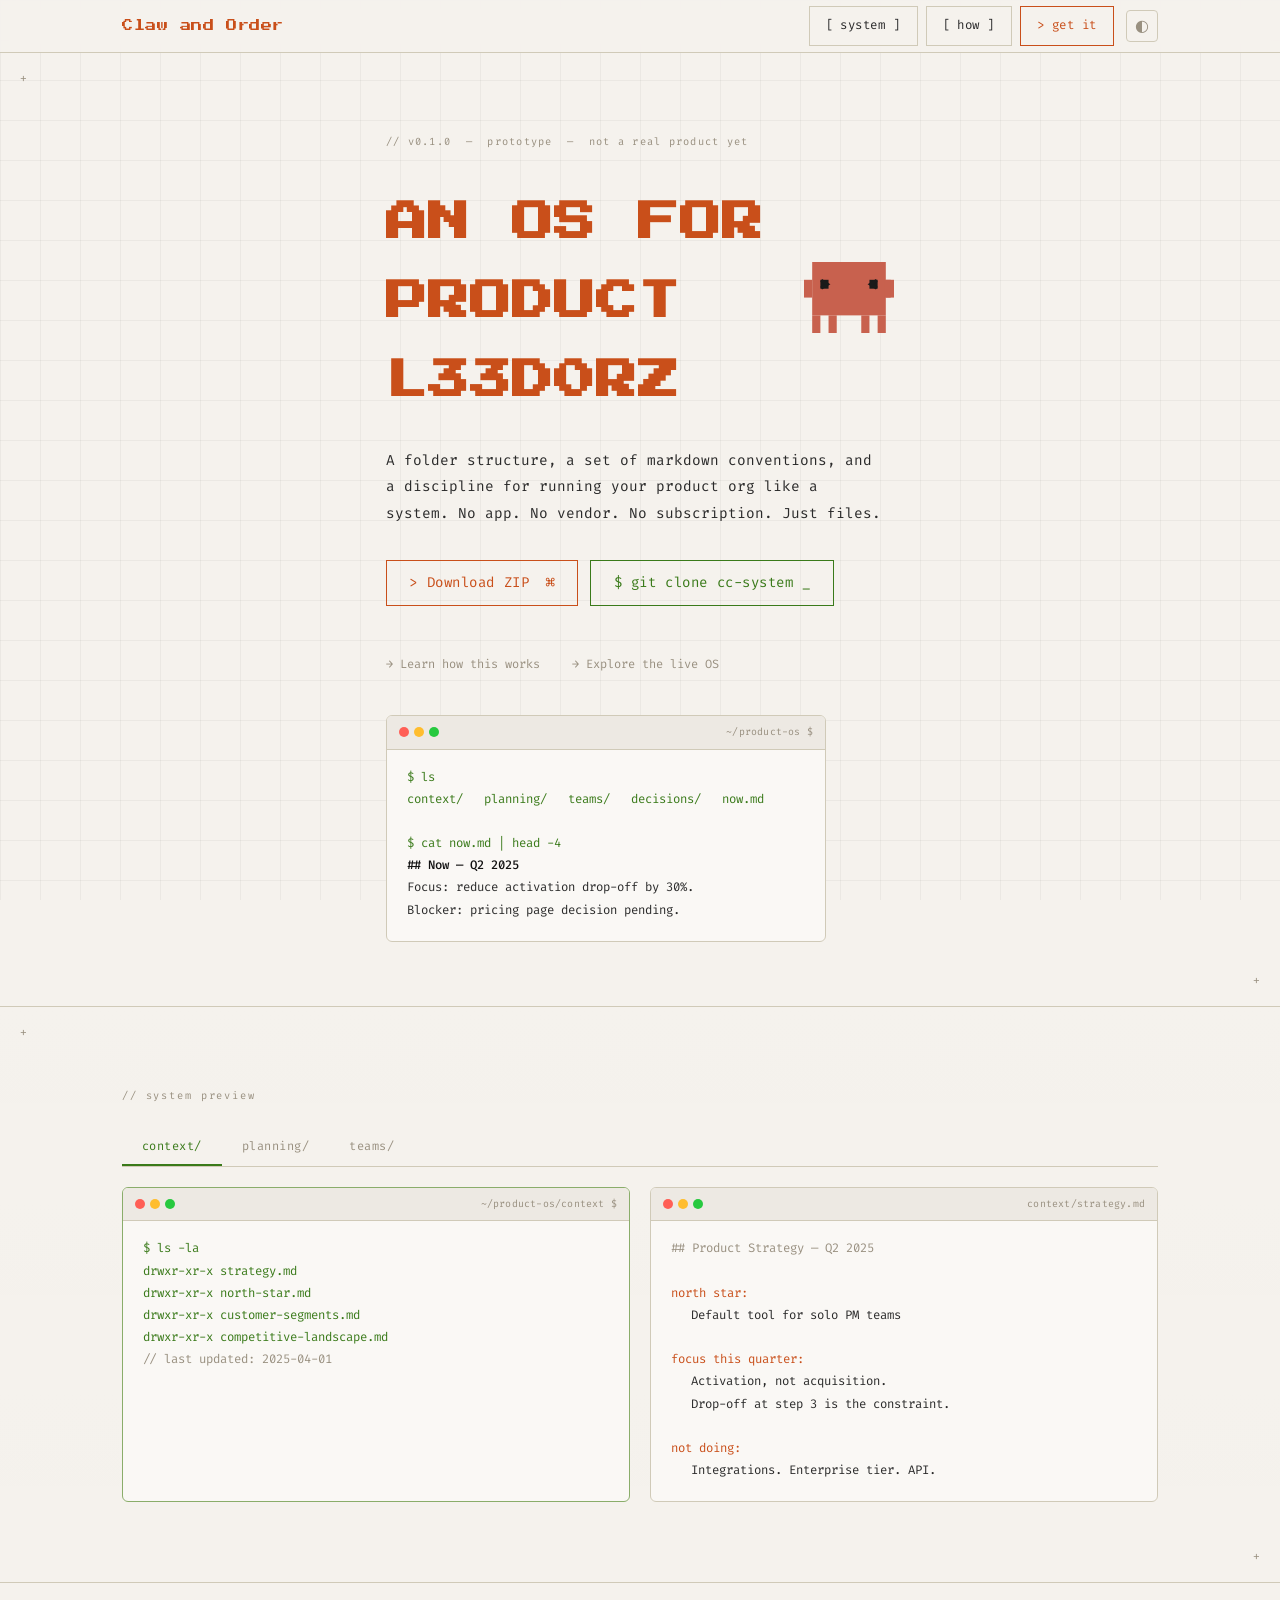
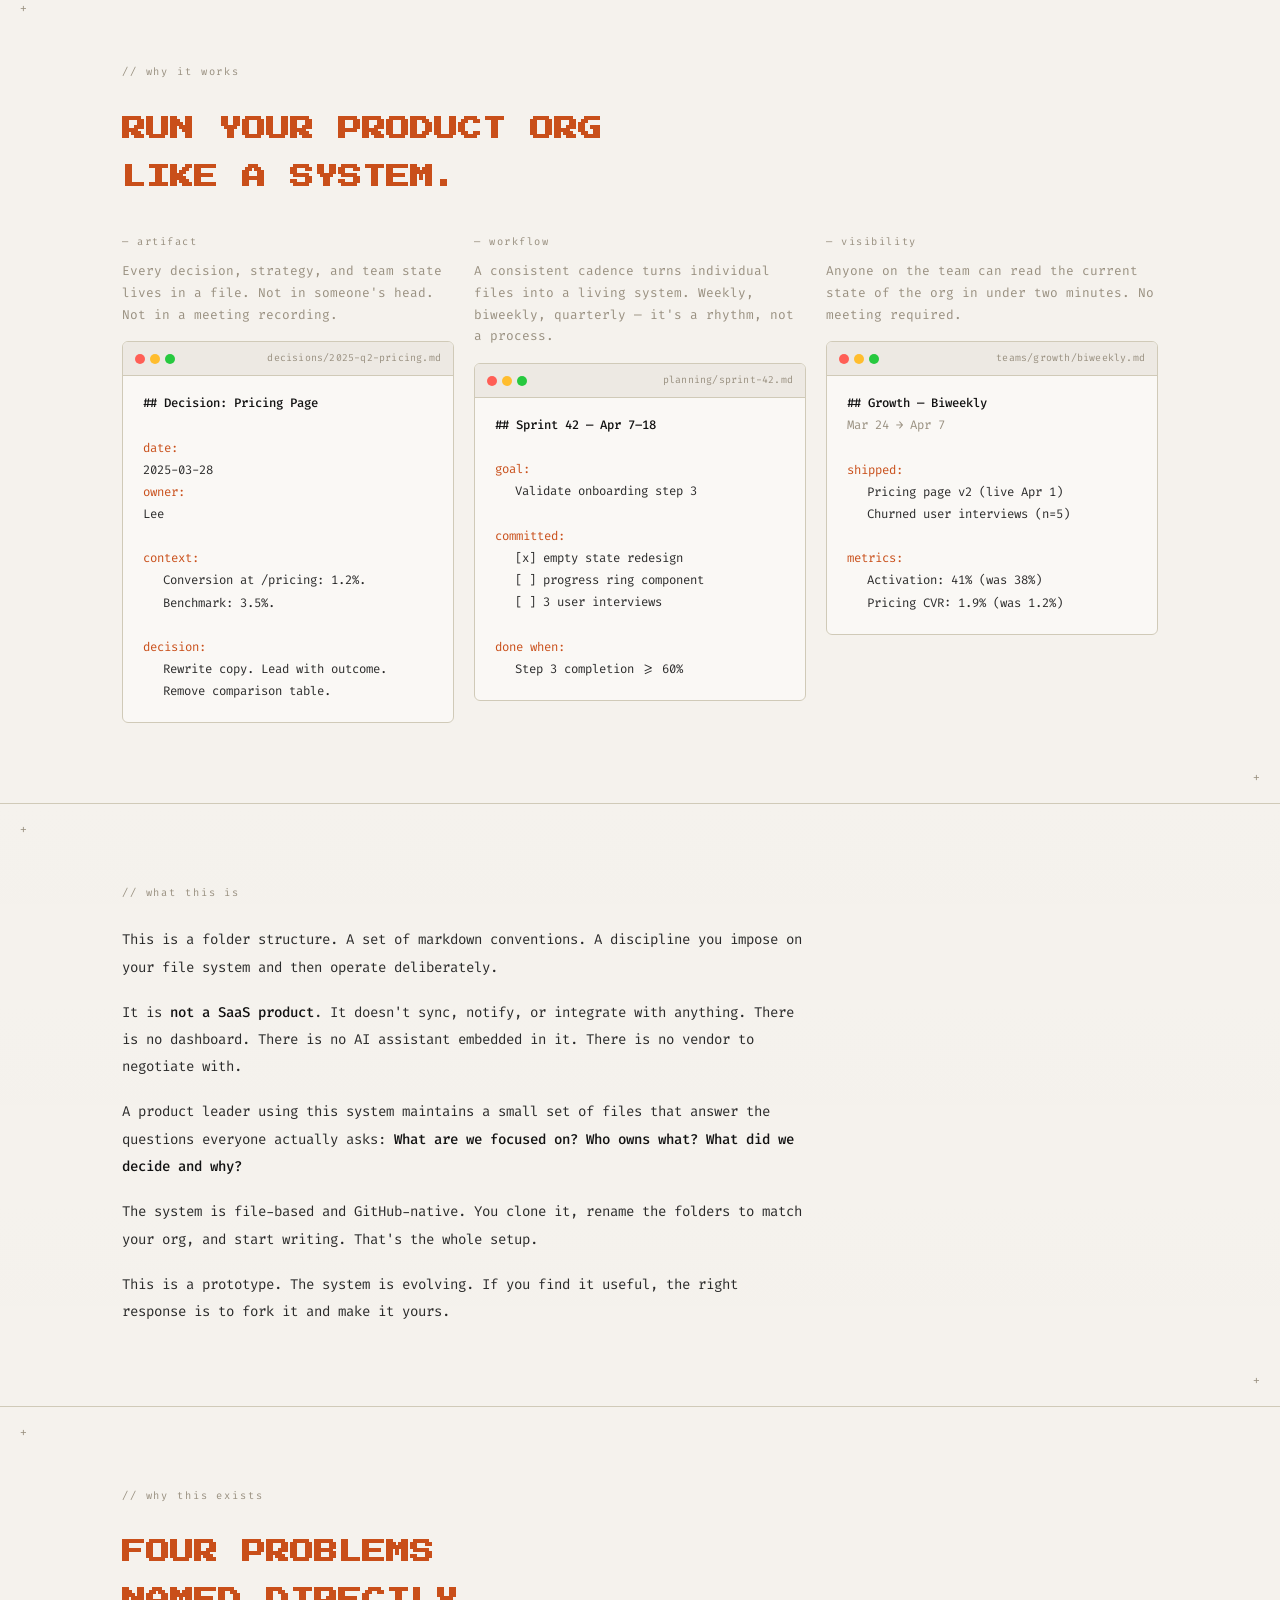
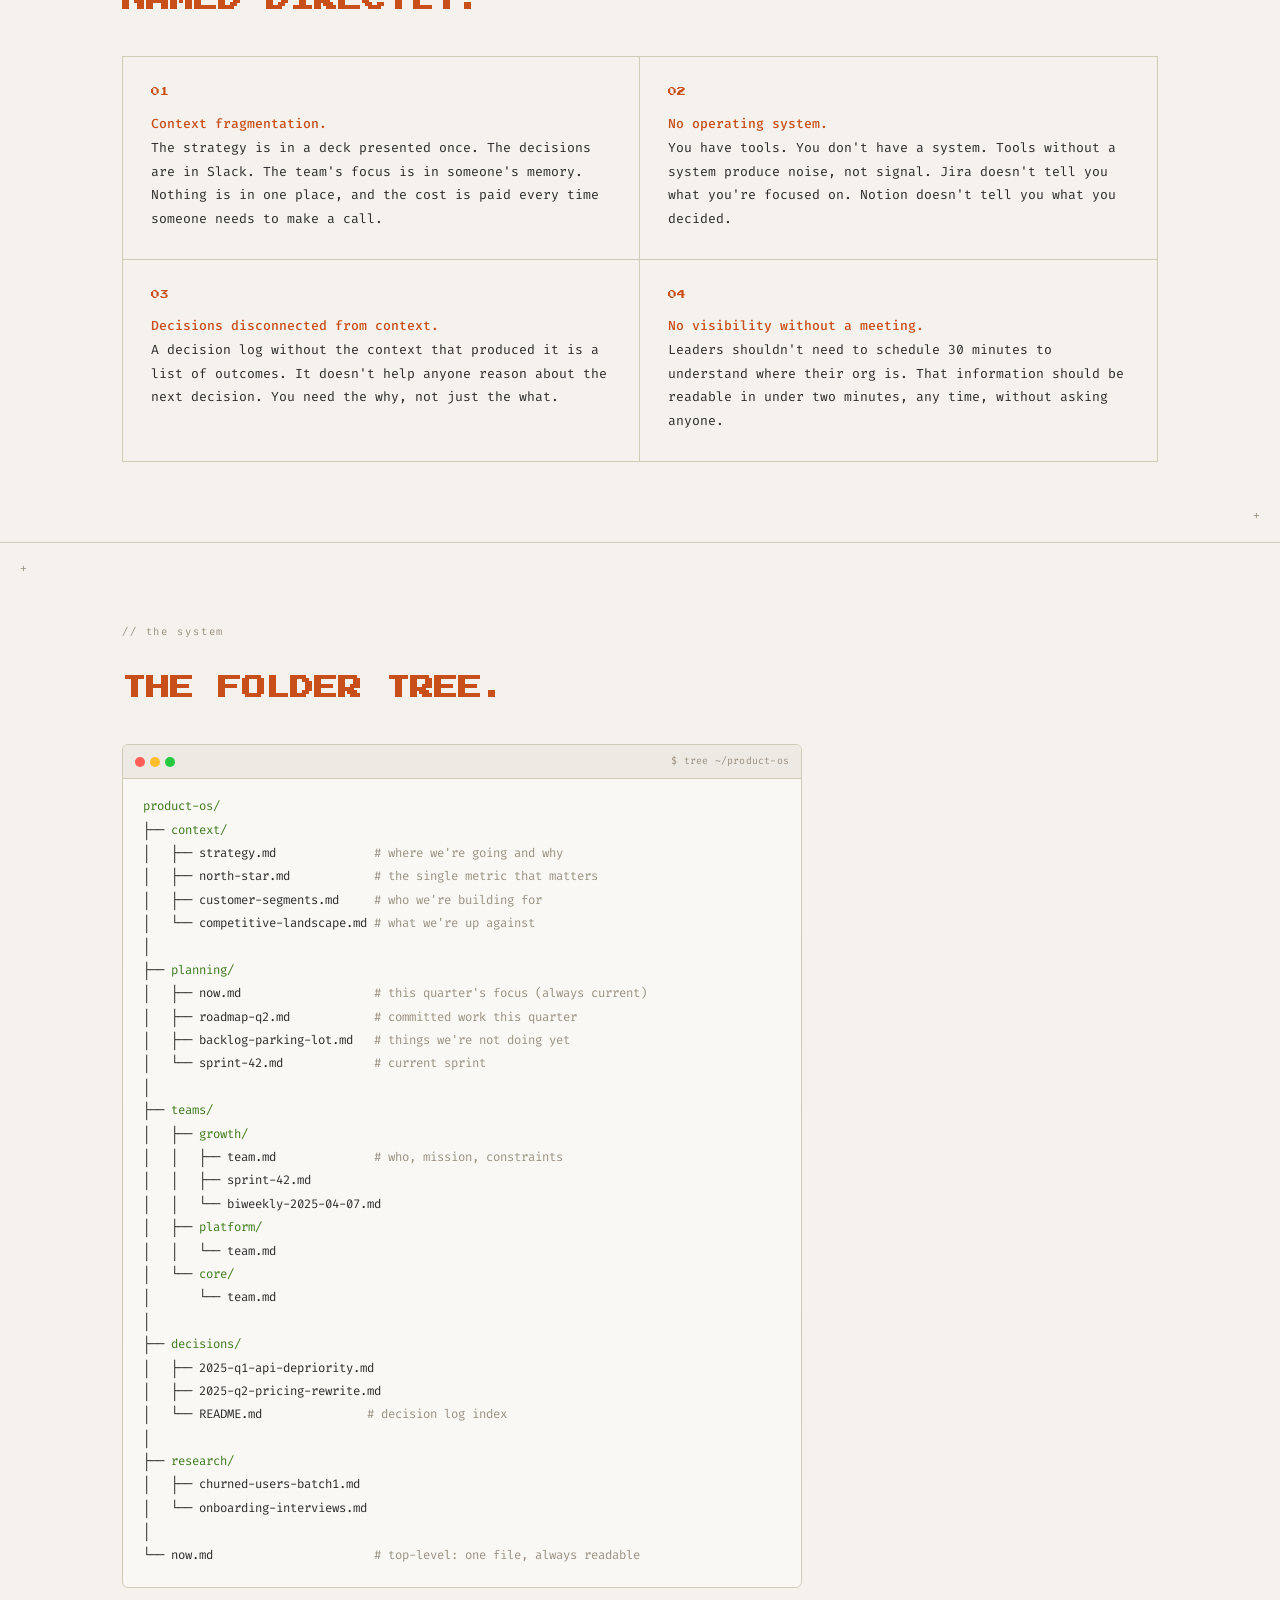
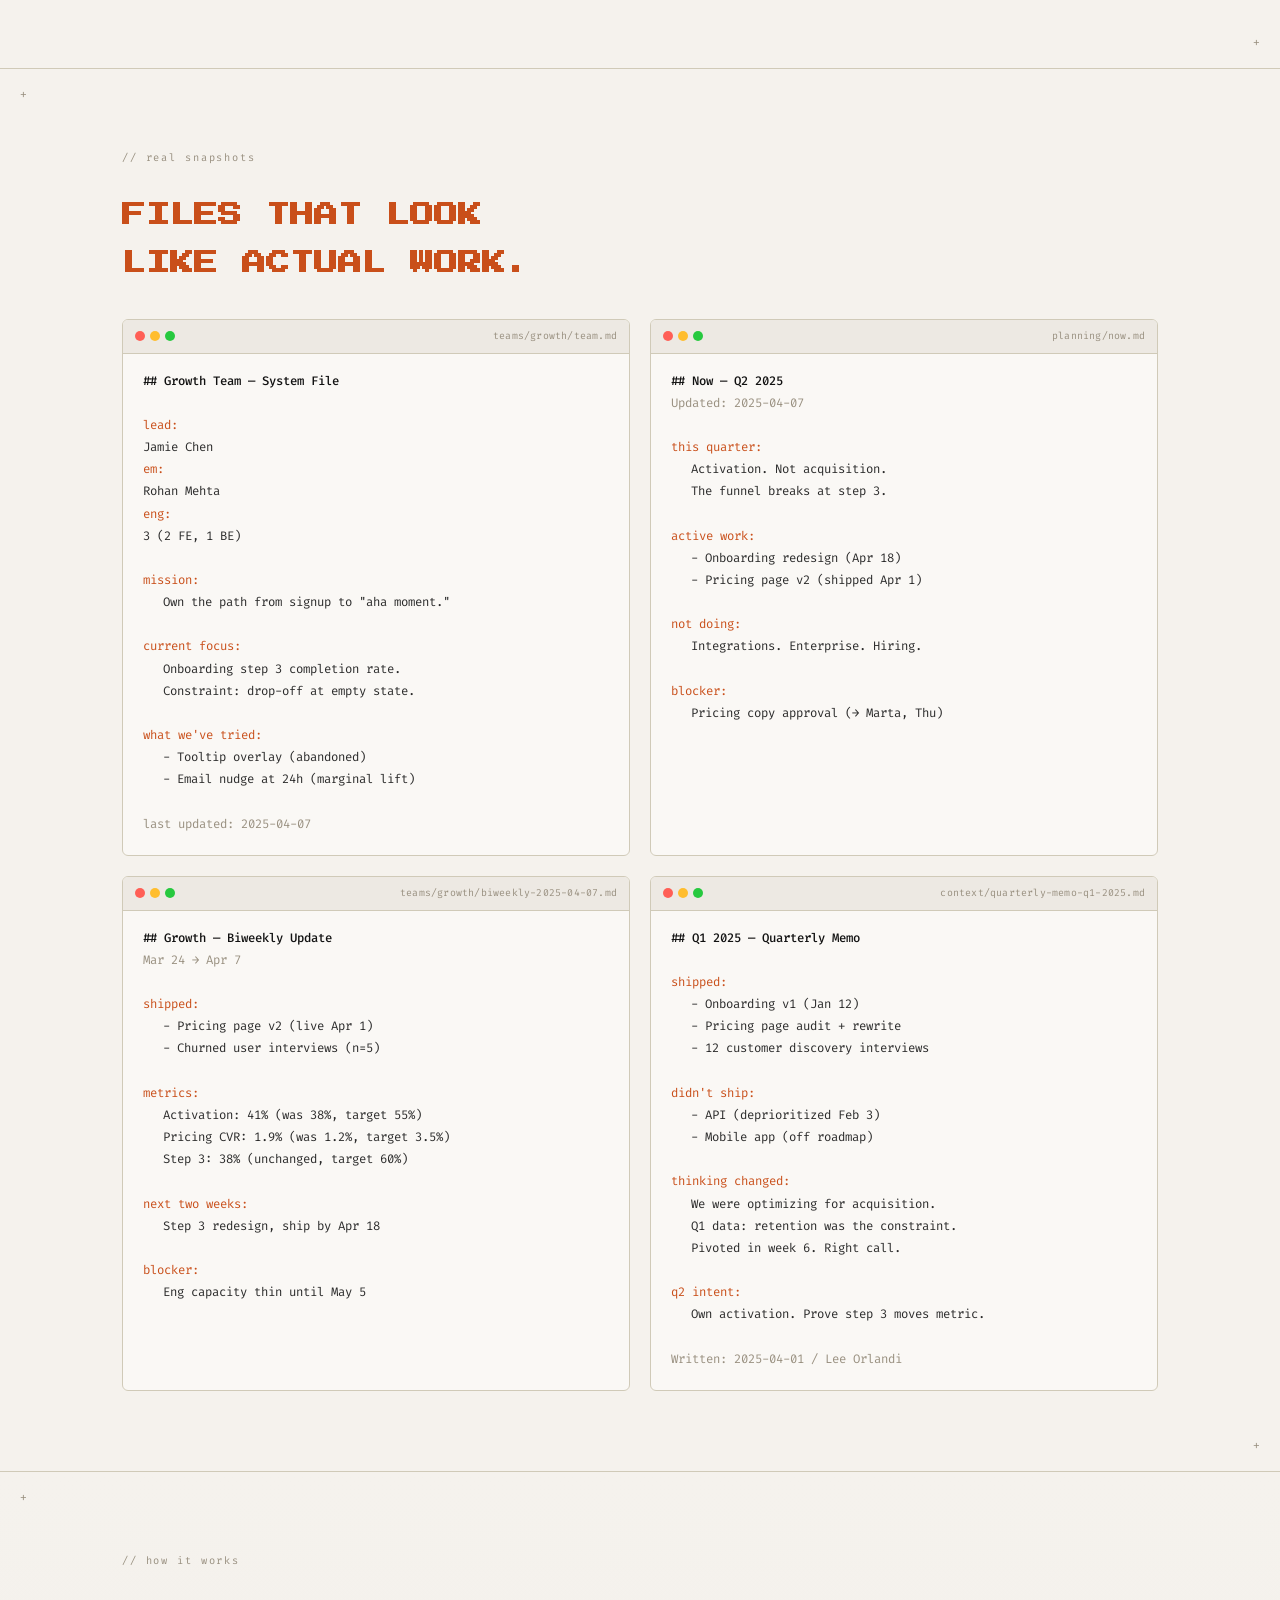
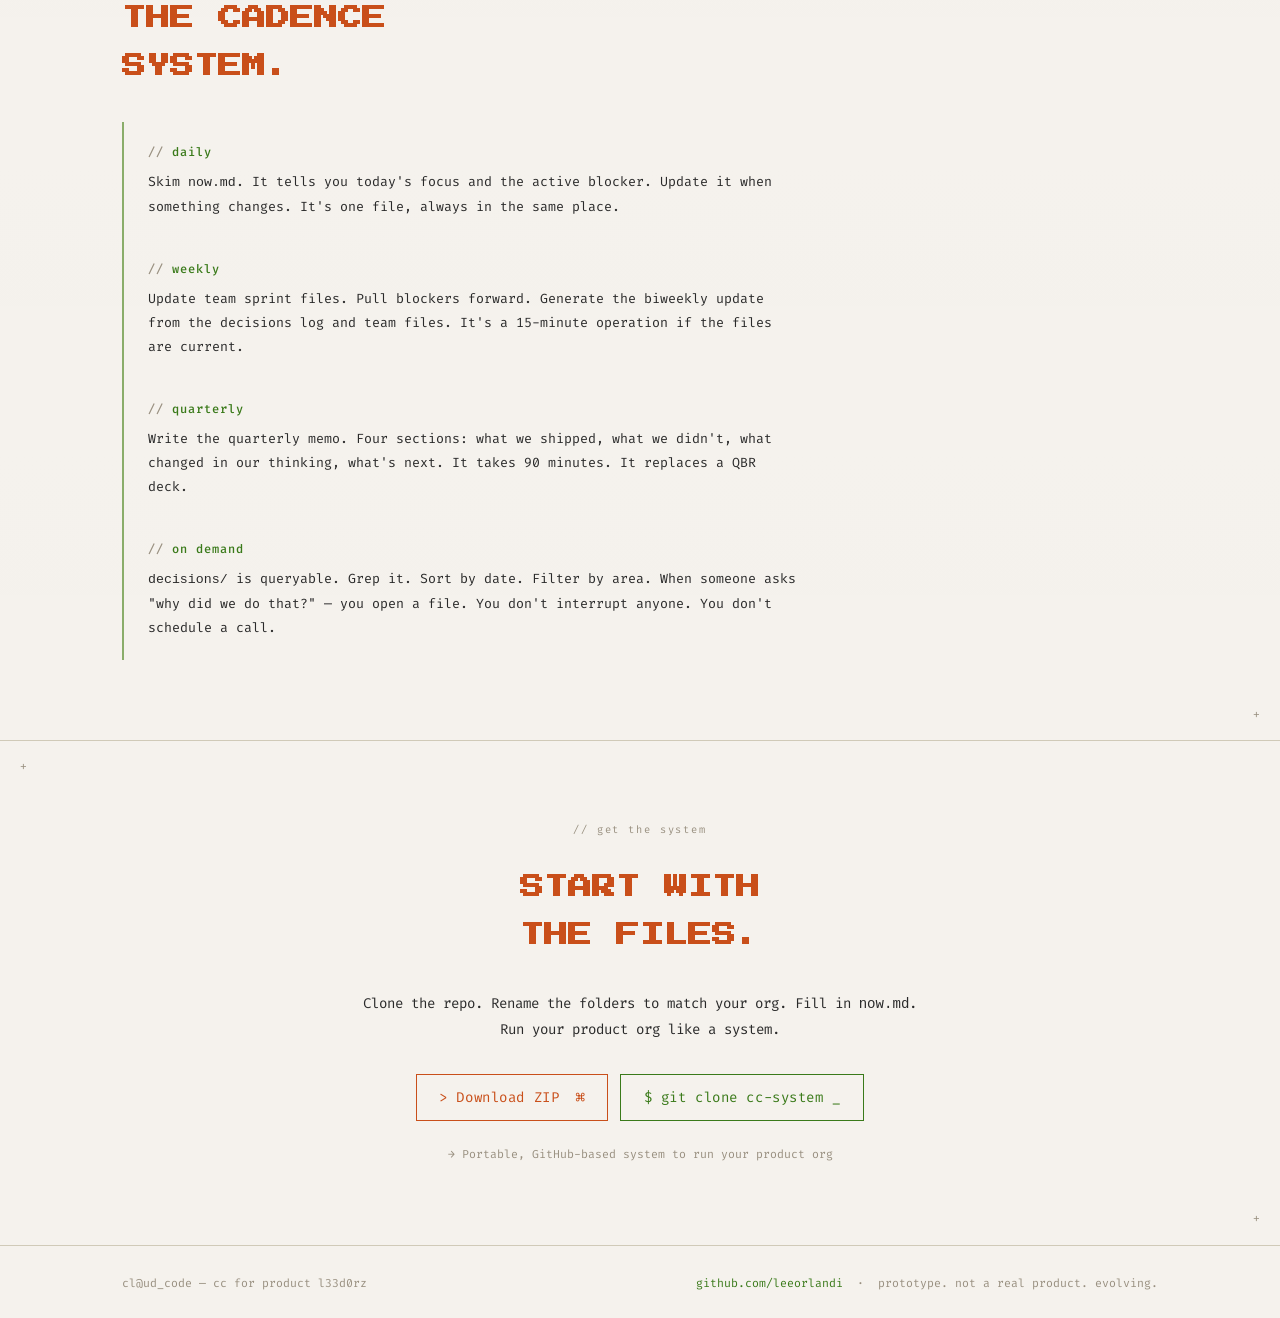
<file: site/index.html>
<!DOCTYPE html>
<html lang="en">
<head>
  <meta charset="UTF-8" />
  <meta name="viewport" content="width=device-width, initial-scale=1.0" />
  <title>CC — Claude Code for Product L33d0rz</title>
  <link rel="preconnect" href="https://fonts.googleapis.com" />
  <link rel="preconnect" href="https://fonts.gstatic.com" crossorigin />
  <link href="https://fonts.googleapis.com/css2?family=Press+Start+2P&family=Fira+Code:wght@400;500&display=swap" rel="stylesheet" />
  <link rel="stylesheet" href="styles.css" />
</head>
<body>

  <!-- ════════════════════════════════════════════════
       NAV
  ════════════════════════════════════════════════ -->
  <nav class="nav">
    <div class="container nav__inner">
      <span class="nav__logo">Claw and Order</span>
      <div class="nav__links">
        <a href="#system" class="btn">[ system ]</a>
        <a href="#how" class="btn">[ how ]</a>
        <a href="#cta" class="btn btn--primary">&gt; get it</a>
        <button class="theme-icon-btn" id="theme-icon-btn" aria-label="Theme" title="Theme">
          <span class="theme-icon-btn__icon" id="theme-nav-icon"></span>
        </button>
      </div>
    </div>
  </nav>

  <!-- ════════════════════════════════════════════════
       HERO
  ════════════════════════════════════════════════ -->
  <section class="section hero" id="hero">
    <div class="container">
      <p class="hero__eyebrow">// v0.1.0 &nbsp;—&nbsp; prototype &nbsp;—&nbsp; not a real product yet</p>
      <div class="hero__title-row">
        <h1 class="hero__title">
          AN OS FOR<br>
          PRODUCT<br>
          L33D0RZ
        </h1>

        <!-- ── Mascot ── -->
        <!-- 11col×8row pixel grid. col=10, row=10.875, viewBox=110×87 -->
        <div class="mascot" aria-hidden="true">
          <svg class="mascot__svg" viewBox="0 0 110 87" xmlns="http://www.w3.org/2000/svg">
            <!-- Body rows 0-5: single block eliminates seam lines -->
            <rect x="10" y="0" width="90" height="65.25" fill="#c8614e"/>
            <!-- Rows 2-3: left arm (col 0) -->
            <rect x="0" y="21.75" width="10" height="21.75" fill="#c8614e"/>
            <!-- Rows 2-3: right arm (col 10, waves) -->
            <g class="mascot__arm">
              <rect x="100" y="21.75" width="10" height="21.75" fill="#c8614e"/>
            </g>
            <!-- Static shoulder: covers gap at arm-body junction during wave -->
            <rect x="98" y="21.75" width="8" height="21.75" fill="#c8614e"/>
            <!-- Rows 6-7: 4 legs at cols 1,3,7,9 -->
            <rect x="10" y="65.25" width="10" height="21.75" fill="#c8614e"/>
            <rect x="30" y="65.25" width="10" height="21.75" fill="#c8614e"/>
            <rect x="70" y="65.25" width="10" height="21.75" fill="#c8614e"/>
            <rect x="90" y="65.25" width="10" height="21.75" fill="#c8614e"/>
            <!-- Eyes open: col 2 and col 8, row 2 only (top half of mid section) -->
            <g class="mascot__eyes-open">
              <rect x="20" y="21.75" width="10" height="10.88" fill="#1a1a1a"/>
              <rect x="80" y="21.75" width="10" height="10.88" fill="#1a1a1a"/>
            </g>
            <!-- Eyes squint (> <): thick hollow chevrons, same box as open eyes -->
            <g class="mascot__eyes-squint">
              <polyline points="21,22.5 28.5,27.19 21,31.9" fill="none" stroke="#1a1a1a" stroke-width="4" stroke-linejoin="miter" stroke-linecap="butt"/>
              <polyline points="89,22.5 81.5,27.19 89,31.9" fill="none" stroke="#1a1a1a" stroke-width="4" stroke-linejoin="miter" stroke-linecap="butt"/>
            </g>
          </svg>
        </div>
      </div>
      <p class="hero__subtitle">
        A folder structure, a set of markdown conventions, and a discipline
        for running your product org like a system.
        No app. No vendor. No subscription. Just files.
      </p>
      <div class="hero__ctas">
        <a href="#" class="btn btn--primary btn--lg">&gt; Download ZIP &nbsp;⌘</a>
        <a href="#" class="btn btn--secondary btn--lg">$ git clone cc-system _</a>
      </div>
      <div class="hero__secondary-links">
        <a href="#system">Learn how this works</a>
        <a href="#snapshots">Explore the live OS</a>
      </div>

      <div class="terminal hero__terminal" style="margin-top:2.5rem">
        <div class="terminal__titlebar">
          <span class="terminal__dots">
            <span class="dot-red"></span>
            <span class="dot-yellow"></span>
            <span class="dot-green"></span>
          </span>
          <span class="terminal__label">~/product-os $</span>
        </div>
        <div class="terminal__body">
          <span class="t-line t-prompt">ls</span>
          <span class="t-line t-green">context/&nbsp;&nbsp; planning/&nbsp;&nbsp; teams/&nbsp;&nbsp; decisions/&nbsp;&nbsp; now.md</span>
          <span class="t-line">&nbsp;</span>
          <span class="t-line t-prompt">cat now.md | head -4</span>
          <span class="t-line t-bright">## Now — Q2 2025</span>
          <span class="t-line">Focus: reduce activation drop-off by 30%.</span>
          <span class="t-line">Blocker: pricing page decision pending.</span>
        </div>
      </div>
    </div>
  </section>

  <!-- ════════════════════════════════════════════════
       SYSTEM PREVIEW (Tab Switcher)
  ════════════════════════════════════════════════ -->
  <section class="section section--alt" id="system-preview">
    <div class="container">
      <p class="section-label">// system preview</p>

      <div class="tabs" role="tablist">
        <button class="tab active" data-tab="context" role="tab">context/</button>
        <button class="tab" data-tab="planning" role="tab">planning/</button>
        <button class="tab" data-tab="teams" role="tab">teams/</button>
      </div>

      <div class="tab-panels">
        <div class="terminal terminal--green">
          <div class="terminal__titlebar">
            <span class="terminal__dots">
              <span class="dot-red"></span>
              <span class="dot-yellow"></span>
              <span class="dot-green"></span>
            </span>
            <span class="terminal__label" id="tab-path">~/product-os/context $</span>
          </div>
          <div class="terminal__body" id="tab-ls">
            <!-- populated by main.js -->
          </div>
        </div>

        <div class="terminal">
          <div class="terminal__titlebar">
            <span class="terminal__dots">
              <span class="dot-red"></span>
              <span class="dot-yellow"></span>
              <span class="dot-green"></span>
            </span>
            <span class="terminal__label" id="tab-file-label">context/strategy.md</span>
          </div>
          <div class="terminal__body" id="tab-file">
            <!-- populated by main.js -->
          </div>
        </div>
      </div>
    </div>
  </section>

  <!-- ════════════════════════════════════════════════
       RUN LIKE A SYSTEM
  ════════════════════════════════════════════════ -->
  <section class="section" id="pillars">
    <div class="container">
      <p class="section-label">// why it works</p>
      <h2 class="section__heading">RUN YOUR PRODUCT ORG<br>LIKE A SYSTEM.</h2>

      <div class="grid-3">

        <!-- artifact -->
        <div>
          <p class="pillar-label">— artifact</p>
          <p class="pillar-desc">
            Every decision, strategy, and team state lives in a file.
            Not in someone's head. Not in a meeting recording.
          </p>
          <div class="terminal">
            <div class="terminal__titlebar">
              <span class="terminal__dots">
                <span class="dot-red"></span><span class="dot-yellow"></span><span class="dot-green"></span>
              </span>
              <span class="terminal__label">decisions/2025-q2-pricing.md</span>
            </div>
            <div class="terminal__body">
              <span class="t-line t-bright">## Decision: Pricing Page</span>
              <span class="t-line">&nbsp;</span>
              <span class="t-line t-key">date:</span><span class="t-val"> 2025-03-28</span>
              <span class="t-line t-key">owner:</span><span class="t-val"> Lee</span>
              <span class="t-line">&nbsp;</span>
              <span class="t-line t-key">context:</span>
              <span class="t-line t-val t-indent">Conversion at /pricing: 1.2%.</span>
              <span class="t-line t-val t-indent">Benchmark: 3.5%.</span>
              <span class="t-line">&nbsp;</span>
              <span class="t-line t-key">decision:</span>
              <span class="t-line t-val t-indent">Rewrite copy. Lead with outcome.</span>
              <span class="t-line t-val t-indent">Remove comparison table.</span>
            </div>
          </div>
        </div>

        <!-- workflow -->
        <div>
          <p class="pillar-label">— workflow</p>
          <p class="pillar-desc">
            A consistent cadence turns individual files into a
            living system. Weekly, biweekly, quarterly — it's
            a rhythm, not a process.
          </p>
          <div class="terminal">
            <div class="terminal__titlebar">
              <span class="terminal__dots">
                <span class="dot-red"></span><span class="dot-yellow"></span><span class="dot-green"></span>
              </span>
              <span class="terminal__label">planning/sprint-42.md</span>
            </div>
            <div class="terminal__body">
              <span class="t-line t-bright">## Sprint 42 — Apr 7–18</span>
              <span class="t-line">&nbsp;</span>
              <span class="t-line t-key">goal:</span>
              <span class="t-line t-val t-indent">Validate onboarding step 3</span>
              <span class="t-line">&nbsp;</span>
              <span class="t-line t-key">committed:</span>
              <span class="t-line t-val t-indent">[x] empty state redesign</span>
              <span class="t-line t-val t-indent">[ ] progress ring component</span>
              <span class="t-line t-val t-indent">[ ] 3 user interviews</span>
              <span class="t-line">&nbsp;</span>
              <span class="t-line t-key">done when:</span>
              <span class="t-line t-val t-indent">Step 3 completion &gt;= 60%</span>
            </div>
          </div>
        </div>

        <!-- visibility -->
        <div>
          <p class="pillar-label">— visibility</p>
          <p class="pillar-desc">
            Anyone on the team can read the current state of
            the org in under two minutes. No meeting required.
          </p>
          <div class="terminal">
            <div class="terminal__titlebar">
              <span class="terminal__dots">
                <span class="dot-red"></span><span class="dot-yellow"></span><span class="dot-green"></span>
              </span>
              <span class="terminal__label">teams/growth/biweekly.md</span>
            </div>
            <div class="terminal__body">
              <span class="t-line t-bright">## Growth — Biweekly</span>
              <span class="t-line t-dim">Mar 24 → Apr 7</span>
              <span class="t-line">&nbsp;</span>
              <span class="t-line t-key">shipped:</span>
              <span class="t-line t-val t-indent">Pricing page v2 (live Apr 1)</span>
              <span class="t-line t-val t-indent">Churned user interviews (n=5)</span>
              <span class="t-line">&nbsp;</span>
              <span class="t-line t-key">metrics:</span>
              <span class="t-line t-val t-indent">Activation: 41% (was 38%)</span>
              <span class="t-line t-val t-indent">Pricing CVR: 1.9% (was 1.2%)</span>
            </div>
          </div>
        </div>

      </div>
    </div>
  </section>

  <!-- ════════════════════════════════════════════════
       WHAT THIS IS
  ════════════════════════════════════════════════ -->
  <section class="section section--alt" id="what">
    <div class="container">
      <p class="section-label">// what this is</p>

      <div class="prose">
        <p>This is a folder structure. A set of markdown conventions. A discipline
        you impose on your file system and then operate deliberately.</p>

        <p>It is <strong>not a SaaS product</strong>. It doesn't sync, notify,
        or integrate with anything. There is no dashboard. There is no
        AI assistant embedded in it. There is no vendor to negotiate with.</p>

        <p>A product leader using this system maintains a small set of files that
        answer the questions everyone actually asks: <strong>What are we focused on?
        Who owns what? What did we decide and why?</strong></p>

        <p>The system is file-based and GitHub-native. You clone it, rename the
        folders to match your org, and start writing. That's the whole setup.</p>

        <p>This is a prototype. The system is evolving. If you find it useful,
        the right response is to fork it and make it yours.</p>
      </div>
    </div>
  </section>

  <!-- ════════════════════════════════════════════════
       WHY THIS EXISTS
  ════════════════════════════════════════════════ -->
  <section class="section" id="why">
    <div class="container">
      <p class="section-label">// why this exists</p>
      <h2 class="section__heading">FOUR PROBLEMS<br>NAMED DIRECTLY.</h2>

      <div class="problem-grid">
        <div class="problem-item">
          <p class="problem-num">01</p>
          <p class="problem-text">
            <strong>Context fragmentation.</strong><br>
            The strategy is in a deck presented once. The decisions are in Slack.
            The team's focus is in someone's memory. Nothing is in one place,
            and the cost is paid every time someone needs to make a call.
          </p>
        </div>
        <div class="problem-item">
          <p class="problem-num">02</p>
          <p class="problem-text">
            <strong>No operating system.</strong><br>
            You have tools. You don't have a system. Tools without a system
            produce noise, not signal. Jira doesn't tell you what you're focused
            on. Notion doesn't tell you what you decided.
          </p>
        </div>
        <div class="problem-item">
          <p class="problem-num">03</p>
          <p class="problem-text">
            <strong>Decisions disconnected from context.</strong><br>
            A decision log without the context that produced it is a list of
            outcomes. It doesn't help anyone reason about the next decision.
            You need the why, not just the what.
          </p>
        </div>
        <div class="problem-item">
          <p class="problem-num">04</p>
          <p class="problem-text">
            <strong>No visibility without a meeting.</strong><br>
            Leaders shouldn't need to schedule 30 minutes to understand
            where their org is. That information should be readable in
            under two minutes, any time, without asking anyone.
          </p>
        </div>
      </div>
    </div>
  </section>

  <!-- ════════════════════════════════════════════════
       THE SYSTEM (Folder Tree)
  ════════════════════════════════════════════════ -->
  <section class="section section--alt" id="system">
    <div class="container">
      <p class="section-label">// the system</p>
      <h2 class="section__heading">THE FOLDER TREE.</h2>

      <div class="terminal" style="max-width:680px">
        <div class="terminal__titlebar">
          <span class="terminal__dots">
            <span class="dot-red"></span>
            <span class="dot-yellow"></span>
            <span class="dot-green"></span>
          </span>
          <span class="terminal__label">$ tree ~/product-os</span>
        </div>
        <div class="terminal__body">
          <pre class="tree-body"><span class="tree-dir">product-os/</span>
<span class="tree-file">├── </span><span class="tree-dir">context/</span>
<span class="tree-file">│   ├── strategy.md</span>              <span class="tree-note"># where we're going and why</span>
<span class="tree-file">│   ├── north-star.md</span>            <span class="tree-note"># the single metric that matters</span>
<span class="tree-file">│   ├── customer-segments.md</span>     <span class="tree-note"># who we're building for</span>
<span class="tree-file">│   └── competitive-landscape.md</span> <span class="tree-note"># what we're up against</span>
<span class="tree-file">│</span>
<span class="tree-file">├── </span><span class="tree-dir">planning/</span>
<span class="tree-file">│   ├── now.md</span>                   <span class="tree-note"># this quarter's focus (always current)</span>
<span class="tree-file">│   ├── roadmap-q2.md</span>            <span class="tree-note"># committed work this quarter</span>
<span class="tree-file">│   ├── backlog-parking-lot.md</span>   <span class="tree-note"># things we're not doing yet</span>
<span class="tree-file">│   └── sprint-42.md</span>             <span class="tree-note"># current sprint</span>
<span class="tree-file">│</span>
<span class="tree-file">├── </span><span class="tree-dir">teams/</span>
<span class="tree-file">│   ├── </span><span class="tree-dir">growth/</span>
<span class="tree-file">│   │   ├── team.md</span>              <span class="tree-note"># who, mission, constraints</span>
<span class="tree-file">│   │   ├── sprint-42.md</span>
<span class="tree-file">│   │   └── biweekly-2025-04-07.md</span>
<span class="tree-file">│   ├── </span><span class="tree-dir">platform/</span>
<span class="tree-file">│   │   └── team.md</span>
<span class="tree-file">│   └── </span><span class="tree-dir">core/</span>
<span class="tree-file">│       └── team.md</span>
<span class="tree-file">│</span>
<span class="tree-file">├── </span><span class="tree-dir">decisions/</span>
<span class="tree-file">│   ├── 2025-q1-api-depriority.md</span>
<span class="tree-file">│   ├── 2025-q2-pricing-rewrite.md</span>
<span class="tree-file">│   └── README.md</span>               <span class="tree-note"># decision log index</span>
<span class="tree-file">│</span>
<span class="tree-file">├── </span><span class="tree-dir">research/</span>
<span class="tree-file">│   ├── churned-users-batch1.md</span>
<span class="tree-file">│   └── onboarding-interviews.md</span>
<span class="tree-file">│</span>
<span class="tree-file">└── now.md</span>                       <span class="tree-note"># top-level: one file, always readable</span></pre>
        </div>
      </div>
    </div>
  </section>

  <!-- ════════════════════════════════════════════════
       REAL SNAPSHOTS
  ════════════════════════════════════════════════ -->
  <section class="section" id="snapshots">
    <div class="container">
      <p class="section-label">// real snapshots</p>
      <h2 class="section__heading">FILES THAT LOOK<br>LIKE ACTUAL WORK.</h2>

      <div class="snapshot-grid">

        <!-- team.md -->
        <div class="terminal">
          <div class="terminal__titlebar">
            <span class="terminal__dots">
              <span class="dot-red"></span><span class="dot-yellow"></span><span class="dot-green"></span>
            </span>
            <span class="terminal__label">teams/growth/team.md</span>
          </div>
          <div class="terminal__body">
            <span class="t-line t-bright">## Growth Team — System File</span>
            <span class="t-line">&nbsp;</span>
            <span class="t-line t-key">lead:</span><span class="t-val"> Jamie Chen</span>
            <span class="t-line t-key">em:</span><span class="t-val"> Rohan Mehta</span>
            <span class="t-line t-key">eng:</span><span class="t-val"> 3 (2 FE, 1 BE)</span>
            <span class="t-line">&nbsp;</span>
            <span class="t-line t-key">mission:</span>
            <span class="t-line t-val t-indent">Own the path from signup to "aha moment."</span>
            <span class="t-line">&nbsp;</span>
            <span class="t-line t-key">current focus:</span>
            <span class="t-line t-val t-indent">Onboarding step 3 completion rate.</span>
            <span class="t-line t-val t-indent">Constraint: drop-off at empty state.</span>
            <span class="t-line">&nbsp;</span>
            <span class="t-line t-key">what we've tried:</span>
            <span class="t-line t-val t-indent">- Tooltip overlay (abandoned)</span>
            <span class="t-line t-val t-indent">- Email nudge at 24h (marginal lift)</span>
            <span class="t-line">&nbsp;</span>
            <span class="t-line t-dim">last updated: 2025-04-07</span>
          </div>
        </div>

        <!-- now.md -->
        <div class="terminal">
          <div class="terminal__titlebar">
            <span class="terminal__dots">
              <span class="dot-red"></span><span class="dot-yellow"></span><span class="dot-green"></span>
            </span>
            <span class="terminal__label">planning/now.md</span>
          </div>
          <div class="terminal__body">
            <span class="t-line t-bright">## Now — Q2 2025</span>
            <span class="t-line t-dim">Updated: 2025-04-07</span>
            <span class="t-line">&nbsp;</span>
            <span class="t-line t-key">this quarter:</span>
            <span class="t-line t-val t-indent">Activation. Not acquisition.</span>
            <span class="t-line t-val t-indent">The funnel breaks at step 3.</span>
            <span class="t-line">&nbsp;</span>
            <span class="t-line t-key">active work:</span>
            <span class="t-line t-val t-indent">- Onboarding redesign (Apr 18)</span>
            <span class="t-line t-val t-indent">- Pricing page v2 (shipped Apr 1)</span>
            <span class="t-line">&nbsp;</span>
            <span class="t-line t-key">not doing:</span>
            <span class="t-line t-val t-indent">Integrations. Enterprise. Hiring.</span>
            <span class="t-line">&nbsp;</span>
            <span class="t-line t-key">blocker:</span>
            <span class="t-line t-val t-indent">Pricing copy approval (→ Marta, Thu)</span>
          </div>
        </div>

        <!-- biweekly update -->
        <div class="terminal">
          <div class="terminal__titlebar">
            <span class="terminal__dots">
              <span class="dot-red"></span><span class="dot-yellow"></span><span class="dot-green"></span>
            </span>
            <span class="terminal__label">teams/growth/biweekly-2025-04-07.md</span>
          </div>
          <div class="terminal__body">
            <span class="t-line t-bright">## Growth — Biweekly Update</span>
            <span class="t-line t-dim">Mar 24 → Apr 7</span>
            <span class="t-line">&nbsp;</span>
            <span class="t-line t-key">shipped:</span>
            <span class="t-line t-val t-indent">- Pricing page v2 (live Apr 1)</span>
            <span class="t-line t-val t-indent">- Churned user interviews (n=5)</span>
            <span class="t-line">&nbsp;</span>
            <span class="t-line t-key">metrics:</span>
            <span class="t-line t-val t-indent">Activation:   41%  (was 38%, target 55%)</span>
            <span class="t-line t-val t-indent">Pricing CVR:  1.9% (was 1.2%, target 3.5%)</span>
            <span class="t-line t-val t-indent">Step 3:       38%  (unchanged, target 60%)</span>
            <span class="t-line">&nbsp;</span>
            <span class="t-line t-key">next two weeks:</span>
            <span class="t-line t-val t-indent">Step 3 redesign, ship by Apr 18</span>
            <span class="t-line">&nbsp;</span>
            <span class="t-line t-key">blocker:</span>
            <span class="t-line t-val t-indent">Eng capacity thin until May 5</span>
          </div>
        </div>

        <!-- quarterly memo -->
        <div class="terminal">
          <div class="terminal__titlebar">
            <span class="terminal__dots">
              <span class="dot-red"></span><span class="dot-yellow"></span><span class="dot-green"></span>
            </span>
            <span class="terminal__label">context/quarterly-memo-q1-2025.md</span>
          </div>
          <div class="terminal__body">
            <span class="t-line t-bright">## Q1 2025 — Quarterly Memo</span>
            <span class="t-line">&nbsp;</span>
            <span class="t-line t-key">shipped:</span>
            <span class="t-line t-val t-indent">- Onboarding v1 (Jan 12)</span>
            <span class="t-line t-val t-indent">- Pricing page audit + rewrite</span>
            <span class="t-line t-val t-indent">- 12 customer discovery interviews</span>
            <span class="t-line">&nbsp;</span>
            <span class="t-line t-key">didn't ship:</span>
            <span class="t-line t-val t-indent">- API (deprioritized Feb 3)</span>
            <span class="t-line t-val t-indent">- Mobile app (off roadmap)</span>
            <span class="t-line">&nbsp;</span>
            <span class="t-line t-key">thinking changed:</span>
            <span class="t-line t-val t-indent">We were optimizing for acquisition.</span>
            <span class="t-line t-val t-indent">Q1 data: retention was the constraint.</span>
            <span class="t-line t-val t-indent">Pivoted in week 6. Right call.</span>
            <span class="t-line">&nbsp;</span>
            <span class="t-line t-key">q2 intent:</span>
            <span class="t-line t-val t-indent">Own activation. Prove step 3 moves metric.</span>
            <span class="t-line">&nbsp;</span>
            <span class="t-line t-dim">Written: 2025-04-01 / Lee Orlandi</span>
          </div>
        </div>

      </div>
    </div>
  </section>

  <!-- ════════════════════════════════════════════════
       HOW IT WORKS
  ════════════════════════════════════════════════ -->
  <section class="section section--alt" id="how">
    <div class="container">
      <p class="section-label">// how it works</p>
      <h2 class="section__heading">THE CADENCE<br>SYSTEM.</h2>

      <div class="cadence-stack">
        <div class="cadence-layer">
          <p class="cadence-layer__title">daily</p>
          <p class="cadence-layer__body">
            Skim <code>now.md</code>. It tells you today's focus and the active blocker.
            Update it when something changes. It's one file, always in the same place.
          </p>
        </div>
        <div class="cadence-layer">
          <p class="cadence-layer__title">weekly</p>
          <p class="cadence-layer__body">
            Update team sprint files. Pull blockers forward.
            Generate the biweekly update from the decisions log and team files.
            It's a 15-minute operation if the files are current.
          </p>
        </div>
        <div class="cadence-layer">
          <p class="cadence-layer__title">quarterly</p>
          <p class="cadence-layer__body">
            Write the quarterly memo. Four sections: what we shipped,
            what we didn't, what changed in our thinking, what's next.
            It takes 90 minutes. It replaces a QBR deck.
          </p>
        </div>
        <div class="cadence-layer">
          <p class="cadence-layer__title">on demand</p>
          <p class="cadence-layer__body">
            <code>decisions/</code> is queryable. Grep it. Sort by date. Filter by area.
            When someone asks "why did we do that?" — you open a file.
            You don't interrupt anyone. You don't schedule a call.
          </p>
        </div>
      </div>
    </div>
  </section>

  <!-- ════════════════════════════════════════════════
       CTA
  ════════════════════════════════════════════════ -->
  <section class="section cta-section" id="cta">
    <div class="container">
      <p class="section-label" style="text-align:center">// get the system</p>
      <h2 class="section__heading">START WITH<br>THE FILES.</h2>
      <p class="section__subhead">
        Clone the repo. Rename the folders to match your org.
        Fill in <code>now.md</code>.
        Run your product org like a system.
      </p>
      <div class="cta-buttons">
        <a href="#" class="btn btn--primary btn--lg">&gt; Download ZIP &nbsp;⌘</a>
        <a href="#" class="btn btn--secondary btn--lg">$ git clone cc-system _</a>
      </div>
      <p style="margin-top:1.5rem; font-size:0.72rem; color:var(--text-dim); text-align:center">
        → Portable, GitHub-based system to run your product org
      </p>
    </div>
  </section>

  <!-- ════════════════════════════════════════════════
       FOOTER
  ════════════════════════════════════════════════ -->
  <footer class="footer">
    <div class="container footer__inner">
      <span>cl@ud_code — cc for product l33d0rz</span>
      <span>
        <a href="https://github.com/leeorlandi" target="_blank" rel="noopener">github.com/leeorlandi</a>
        &nbsp;·&nbsp; prototype. not a real product. evolving.
      </span>
    </div>
  </footer>

  <!-- Theme Modal -->
  <div class="theme-modal-backdrop" id="theme-modal-backdrop" hidden>
    <div class="theme-modal" role="dialog" aria-modal="true" aria-labelledby="theme-modal-title">
      <div class="theme-modal__header">
        <span class="theme-modal__title" id="theme-modal-title">Dark mode</span>
        <button class="theme-modal__close" id="theme-modal-close" aria-label="Close">&#x2715;</button>
      </div>
      <div class="theme-modal__tiles">
        <button class="theme-tile" data-theme-tile="system">
          <span class="theme-tile__icon">&#9680;</span>
          <span class="theme-tile__label">Auto</span>
        </button>
        <button class="theme-tile" data-theme-tile="light">
          <span class="theme-tile__icon">
            <svg width="22" height="22" viewBox="0 0 24 24" fill="none" stroke="currentColor" stroke-width="1.8" stroke-linecap="round" stroke-linejoin="round">
              <circle cx="12" cy="12" r="4"/>
              <line x1="12" y1="2" x2="12" y2="4"/><line x1="12" y1="20" x2="12" y2="22"/>
              <line x1="4.22" y1="4.22" x2="5.64" y2="5.64"/><line x1="18.36" y1="18.36" x2="19.78" y2="19.78"/>
              <line x1="2" y1="12" x2="4" y2="12"/><line x1="20" y1="12" x2="22" y2="12"/>
              <line x1="4.22" y1="19.78" x2="5.64" y2="18.36"/><line x1="18.36" y1="5.64" x2="19.78" y2="4.22"/>
            </svg>
          </span>
          <span class="theme-tile__label">Light</span>
        </button>
        <button class="theme-tile" data-theme-tile="dark">
          <span class="theme-tile__icon">
            <svg width="20" height="20" viewBox="0 0 24 24" fill="currentColor">
              <path d="M21 12.79A9 9 0 1 1 11.21 3 7 7 0 0 0 21 12.79z"/>
            </svg>
          </span>
          <span class="theme-tile__label">Dark</span>
        </button>
      </div>
      <div class="theme-modal__actions">
        <button class="theme-modal__save" id="theme-modal-save">Save</button>
        <button class="theme-modal__cancel" id="theme-modal-cancel">Cancel</button>
      </div>
    </div>
  </div>

  <script src="main.js"></script>
</body>
</html>
</file>
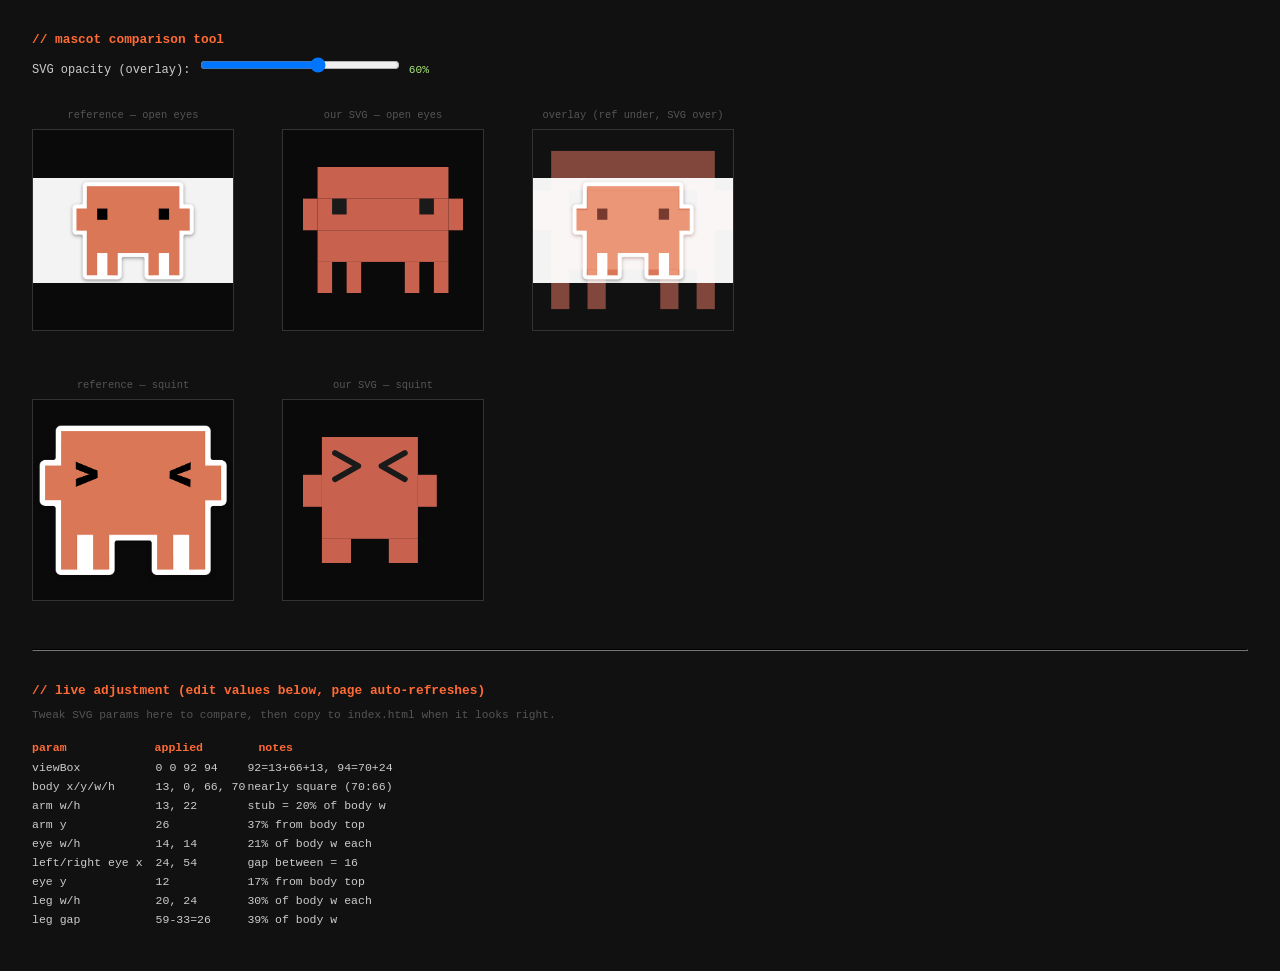
<file: site/compare.html>
<!DOCTYPE html>
<html lang="en">
<head>
  <meta charset="UTF-8"/>
  <title>Mascot Comparison</title>
  <style>
    body { background: #111; color: #ccc; font-family: monospace; margin: 0; padding: 2rem; }
    h2 { color: #ff6b35; font-size: 0.8rem; margin: 0 0 0.5rem; }
    .row { display: flex; gap: 3rem; align-items: flex-start; flex-wrap: wrap; margin-bottom: 3rem; }
    .cell { display: flex; flex-direction: column; align-items: center; gap: 0.5rem; }
    .cell p { font-size: 0.65rem; color: #555; margin: 0; text-align: center; }

    /* OVERLAY mode */
    .overlay-wrap { position: relative; width: 200px; height: 200px; border: 1px solid #333; }
    .overlay-wrap img,
    .overlay-wrap svg { position: absolute; top: 0; left: 0; width: 100%; height: 100%; object-fit: contain; }
    .overlay-wrap svg { mix-blend-mode: screen; }

    /* Controls */
    .controls { margin-bottom: 2rem; display: flex; gap: 1rem; align-items: center; flex-wrap: wrap; }
    .controls label { font-size: 0.75rem; }
    input[type=range] { width: 200px; }
    #opacity-val { font-size: 0.7rem; color: #a8e878; }

    /* Fixed-size comparison boxes */
    .box { border: 1px solid #333; background: #0a0a0a; display: flex; align-items: center; justify-content: center; }
    .box--200 { width: 200px; height: 200px; }
    .box--100 { width: 100px; height: 100px; }
  </style>
</head>
<body>

<h2>// mascot comparison tool</h2>

<div class="controls">
  <label>SVG opacity (overlay):
    <input type="range" id="opacity-slider" min="0" max="100" value="60"/>
    <span id="opacity-val">60%</span>
  </label>
</div>

<div class="row">
  <div class="cell">
    <p>reference — open eyes</p>
    <div class="box box--200">
      <img src="ref-open.png" style="width:100%;height:100%;object-fit:contain"/>
    </div>
  </div>

  <div class="cell">
    <p>our SVG — open eyes</p>
    <div class="box box--200">
      <svg id="svg-preview" viewBox="0 0 110 87" xmlns="http://www.w3.org/2000/svg" style="width:160px;height:auto">
        <rect x="10" y="0" width="90" height="21.75" fill="#c8614e"/>
        <rect x="10" y="21.75" width="90" height="21.75" fill="#c8614e"/>
        <rect x="0"  y="21.75" width="10" height="21.75" fill="#c8614e"/>
        <rect x="100" y="21.75" width="10" height="21.75" fill="#c8614e"/>
        <rect x="10" y="43.5" width="90" height="21.75" fill="#c8614e"/>
        <rect x="10" y="65.25" width="10" height="21.75" fill="#c8614e"/>
        <rect x="30" y="65.25" width="10" height="21.75" fill="#c8614e"/>
        <rect x="70" y="65.25" width="10" height="21.75" fill="#c8614e"/>
        <rect x="90" y="65.25" width="10" height="21.75" fill="#c8614e"/>
        <rect x="20" y="21.75" width="10" height="10.88" fill="#1a1a1a"/>
        <rect x="80" y="21.75" width="10" height="10.88" fill="#1a1a1a"/>
      </svg>
    </div>
  </div>

  <div class="cell">
    <p>overlay (ref under, SVG over)</p>
    <div class="overlay-wrap">
      <img src="ref-open.png"/>
      <svg id="svg-overlay" viewBox="0 0 110 87" xmlns="http://www.w3.org/2000/svg" style="opacity:0.6">
        <rect x="10" y="0" width="90" height="21.75" fill="#c8614e"/>
        <rect x="10" y="21.75" width="90" height="21.75" fill="#c8614e"/>
        <rect x="0"  y="21.75" width="10" height="21.75" fill="#c8614e"/>
        <rect x="100" y="21.75" width="10" height="21.75" fill="#c8614e"/>
        <rect x="10" y="43.5" width="90" height="21.75" fill="#c8614e"/>
        <rect x="10" y="65.25" width="10" height="21.75" fill="#c8614e"/>
        <rect x="30" y="65.25" width="10" height="21.75" fill="#c8614e"/>
        <rect x="70" y="65.25" width="10" height="21.75" fill="#c8614e"/>
        <rect x="90" y="65.25" width="10" height="21.75" fill="#c8614e"/>
        <rect x="20" y="21.75" width="10" height="10.88" fill="#1a1a1a"/>
        <rect x="80" y="21.75" width="10" height="10.88" fill="#1a1a1a"/>
      </svg>
    </div>
  </div>
</div>

<div class="row">
  <div class="cell">
    <p>reference — squint</p>
    <div class="box box--200">
      <img src="ref-squint.png" style="width:100%;height:100%;object-fit:contain"/>
    </div>
  </div>

  <div class="cell">
    <p>our SVG — squint</p>
    <div class="box box--200">
      <svg viewBox="0 0 110 87" xmlns="http://www.w3.org/2000/svg" style="width:160px;height:auto">
        <rect x="13" y="0"  width="66" height="70" fill="#c8614e"/>
        <rect x="0"  y="26" width="13" height="22" fill="#c8614e"/>
        <rect x="79" y="26" width="13" height="22" fill="#c8614e"/>
        <rect x="13" y="70" width="20" height="24" fill="#c8614e"/>
        <rect x="59" y="70" width="20" height="24" fill="#c8614e"/>
        <polyline points="22,11 38,20 22,29" fill="none" stroke="#1a1a1a" stroke-width="4" stroke-linejoin="round" stroke-linecap="round"/>
        <polyline points="70,11 54,20 70,29" fill="none" stroke="#1a1a1a" stroke-width="4" stroke-linejoin="round" stroke-linecap="round"/>
      </svg>
    </div>
  </div>
</div>

<hr style="border-color:#222; margin: 2rem 0"/>
<h2>// live adjustment (edit values below, page auto-refreshes)</h2>
<p style="font-size:0.7rem;color:#555">Tweak SVG params here to compare, then copy to index.html when it looks right.</p>

<div style="margin-top:1rem">
  <table style="font-size:0.72rem;border-collapse:collapse;color:#ccc">
    <tr><th style="text-align:left;padding:4px 12px 4px 0;color:#ff6b35">param</th><th style="text-align:left;padding:4px 0;color:#ff6b35">applied</th><th style="text-align:left;padding:4px 0 4px 12px;color:#ff6b35">notes</th></tr>
    <tr><td style="padding:3px 12px 3px 0">viewBox</td><td>0 0 92 94</td><td>92=13+66+13, 94=70+24</td></tr>
    <tr><td style="padding:3px 12px 3px 0">body x/y/w/h</td><td>13, 0, 66, 70</td><td>nearly square (70:66)</td></tr>
    <tr><td style="padding:3px 12px 3px 0">arm w/h</td><td>13, 22</td><td>stub = 20% of body w</td></tr>
    <tr><td style="padding:3px 12px 3px 0">arm y</td><td>26</td><td>37% from body top</td></tr>
    <tr><td style="padding:3px 12px 3px 0">eye w/h</td><td>14, 14</td><td>21% of body w each</td></tr>
    <tr><td style="padding:3px 12px 3px 0">left/right eye x</td><td>24, 54</td><td>gap between = 16</td></tr>
    <tr><td style="padding:3px 12px 3px 0">eye y</td><td>12</td><td>17% from body top</td></tr>
    <tr><td style="padding:3px 12px 3px 0">leg w/h</td><td>20, 24</td><td>30% of body w each</td></tr>
    <tr><td style="padding:3px 12px 3px 0">leg gap</td><td>59-33=26</td><td>39% of body w</td></tr>
  </table>
</div>

<script>
  const slider = document.getElementById('opacity-slider');
  const val = document.getElementById('opacity-val');
  const overlay = document.getElementById('svg-overlay');
  slider.addEventListener('input', () => {
    overlay.style.opacity = slider.value / 100;
    val.textContent = slider.value + '%';
  });
</script>
</body>
</html>
</file>
<file: site/styles.css>
/* ============================================================
   CC for Product L33d0rz — Design System
   ============================================================ */

@import url('https://fonts.googleapis.com/css2?family=Press+Start+2P&family=Fira+Code:wght@400;500&display=swap');

/* ── Custom Properties — Dark (default) ── */
:root {
  --bg:           #0a0a0a;
  --bg-terminal:  #111111;
  --bg-titlebar:  #1a1a1a;
  --border:       #2a2a2a;
  --border-green: #253d25;
  --green:        #a8e878;
  --green-dim:    #3a5c2a;
  --orange:       #ff6b35;
  --orange-dim:   #5c2a10;
  --text:         #cccccc;
  --text-dim:     #484848;
  --text-bright:  #eeeeee;
  --font-pixel:   'Press Start 2P', monospace;
  --font-mono:    'Fira Code', 'SF Mono', 'Cascadia Code', 'Menlo', monospace;
  --grid-size:    40px;
  --radius:       6px;
  --max-width:    1100px;
  --grid-line:    rgba(255,255,255,0.018);
  --nav-bg:       rgba(10,10,10,0.92);
}

/* ── Light Mode ── */
[data-theme="light"] {
  --bg:           #f5f2ed;
  --bg-terminal:  #faf8f5;
  --bg-titlebar:  #ede9e3;
  --border:       #d0cab8;
  --border-green: #8aad6a;
  --green:        #3a7a1a;
  --green-dim:    #8aad6a;
  --orange:       #c94f1a;
  --orange-dim:   #e8a07a;
  --text:         #2a2a2a;
  --text-dim:     #999080;
  --text-bright:  #111111;
  --grid-line:    rgba(0,0,0,0.04);
  --nav-bg:       rgba(245,242,237,0.94);
}

/* ── System preference (no explicit override) ── */
@media (prefers-color-scheme: light) {
  :root:not([data-theme="dark"]):not([data-theme="light"]) {
    --bg:           #f5f2ed;
    --bg-terminal:  #faf8f5;
    --bg-titlebar:  #ede9e3;
    --border:       #d0cab8;
    --border-green: #8aad6a;
    --green:        #3a7a1a;
    --green-dim:    #8aad6a;
    --orange:       #c94f1a;
    --orange-dim:   #e8a07a;
    --text:         #2a2a2a;
    --text-dim:     #999080;
    --text-bright:  #111111;
    --grid-line:    rgba(0,0,0,0.04);
    --nav-bg:       rgba(245,242,237,0.94);
  }
}

/* ── Reset ── */
*, *::before, *::after { box-sizing: border-box; margin: 0; padding: 0; }
html { scroll-behavior: smooth; }

body {
  background: var(--bg);
  color: var(--text);
  font-family: var(--font-mono);
  font-size: 14px;
  line-height: 1.7;
  -webkit-font-smoothing: antialiased;
}

a { color: inherit; text-decoration: none; }

/* ── Grid Texture ── */
body::before {
  content: '';
  position: fixed;
  inset: 0;
  z-index: 0;
  pointer-events: none;
  background-image:
    linear-gradient(var(--grid-line) 1px, transparent 1px),
    linear-gradient(90deg, var(--grid-line) 1px, transparent 1px);
  background-size: var(--grid-size) var(--grid-size);
}

body > * { position: relative; z-index: 1; }

/* ── Layout ── */
.container {
  max-width: var(--max-width);
  margin: 0 auto;
  padding: 0 2rem;
}

.grid-2 {
  display: grid;
  grid-template-columns: 1fr 1fr;
  gap: 1.25rem;
}

.grid-3 {
  display: grid;
  grid-template-columns: 1fr 1fr 1fr;
  gap: 1.25rem;
}

/* ── Nav ── */
.nav {
  position: sticky;
  top: 0;
  z-index: 100;
  border-bottom: 1px solid var(--border);
  background: var(--nav-bg);
  backdrop-filter: blur(8px);
  -webkit-backdrop-filter: blur(8px);
}

.nav__inner {
  display: flex;
  align-items: center;
  justify-content: space-between;
  height: 52px;
}

.nav__logo {
  font-family: var(--font-pixel);
  font-size: 0.7rem;
  color: var(--orange);
  letter-spacing: 0.05em;
}

.nav__links {
  display: flex;
  align-items: center;
  gap: 0.5rem;
}

/* ── Theme Icon Button (nav) ── */
.theme-icon-btn {
  display: flex;
  align-items: center;
  justify-content: center;
  width: 32px;
  height: 32px;
  background: transparent;
  border: 1px solid var(--border);
  border-radius: 4px;
  cursor: pointer;
  color: var(--text-dim);
  transition: color 0.15s, border-color 0.15s;
  margin-left: 0.25rem;
  flex-shrink: 0;
}

.theme-icon-btn:hover {
  color: var(--text);
  border-color: var(--text-dim);
}

.theme-icon-btn__icon {
  font-size: 1rem;
  line-height: 1;
  display: flex;
  align-items: center;
  justify-content: center;
}

/* ── Theme Modal ── */
.theme-modal-backdrop {
  position: fixed;
  inset: 0;
  z-index: 200;
  background: rgba(0,0,0,0.55);
  display: flex;
  align-items: center;
  justify-content: center;
}

.theme-modal-backdrop[hidden] { display: none; }

.theme-modal {
  background: var(--bg-terminal);
  border: 1px solid var(--border);
  border-radius: 8px;
  padding: 1.5rem;
  width: 340px;
  max-width: calc(100vw - 2rem);
  box-shadow: 0 24px 64px rgba(0,0,0,0.5);
}

.theme-modal__header {
  display: flex;
  align-items: center;
  justify-content: space-between;
  margin-bottom: 1.25rem;
}

.theme-modal__title {
  font-family: var(--font-mono);
  font-size: 0.9rem;
  color: var(--text-bright);
  font-weight: 500;
}

.theme-modal__close {
  background: transparent;
  border: none;
  color: var(--text-dim);
  cursor: pointer;
  font-size: 0.85rem;
  padding: 0.2rem 0.4rem;
  line-height: 1;
  transition: color 0.15s;
}

.theme-modal__close:hover { color: var(--text); }

.theme-modal__tiles {
  display: flex;
  gap: 0.75rem;
  margin-bottom: 1.5rem;
}

.theme-tile {
  flex: 1;
  display: flex;
  flex-direction: column;
  align-items: center;
  gap: 0.6rem;
  padding: 1rem 0.5rem;
  background: transparent;
  border: 1px solid var(--border);
  border-radius: 6px;
  cursor: pointer;
  color: var(--text);
  transition: border-color 0.15s, background 0.15s;
}

.theme-tile:hover {
  background: rgba(128,128,128,0.06);
  border-color: var(--text-dim);
}

.theme-tile.selected {
  border-color: var(--orange);
  background: rgba(255,107,53,0.06);
}

.theme-tile__icon {
  font-size: 1.35rem;
  line-height: 1;
  display: flex;
  align-items: center;
  justify-content: center;
  color: var(--text-bright);
}

.theme-tile__label {
  font-family: var(--font-mono);
  font-size: 0.72rem;
  color: var(--text);
}

.theme-modal__actions {
  display: flex;
  align-items: center;
  gap: 1rem;
}

.theme-modal__save {
  background: var(--orange);
  color: #fff;
  border: none;
  border-radius: 4px;
  padding: 0.5rem 1.25rem;
  font-family: var(--font-mono);
  font-size: 0.8rem;
  cursor: pointer;
  transition: opacity 0.15s;
}

.theme-modal__save:hover { opacity: 0.85; }

.theme-modal__cancel {
  background: transparent;
  border: none;
  color: var(--text-dim);
  font-family: var(--font-mono);
  font-size: 0.8rem;
  cursor: pointer;
  transition: color 0.15s;
}

.theme-modal__cancel:hover { color: var(--text); }

/* ── Buttons ── */
.btn {
  display: inline-block;
  border: 1px solid var(--border);
  padding: 0.5rem 1rem;
  font-family: var(--font-mono);
  font-size: 0.78rem;
  color: var(--text);
  background: transparent;
  cursor: pointer;
  letter-spacing: 0.04em;
  transition: background 0.15s, border-color 0.15s, color 0.15s;
  white-space: nowrap;
}

.btn:hover {
  background: rgba(255,255,255,0.04);
}

.btn--primary {
  border-color: var(--orange);
  color: var(--orange);
}

.btn--primary:hover {
  background: rgba(255,107,53,0.08);
}

.btn--secondary {
  border-color: var(--green);
  color: var(--green);
}

.btn--secondary:hover {
  background: rgba(168,232,120,0.07);
}

.btn--lg {
  font-size: 0.88rem;
  padding: 0.65rem 1.4rem;
}

/* ── Section Base ── */
.section {
  padding: 5rem 0;
  position: relative;
}

.section--alt {
  background: linear-gradient(rgba(255,255,255,0.012) 0%, transparent 100%);
  border-top: 1px solid var(--border);
  border-bottom: 1px solid var(--border);
}

.section::before,
.section::after {
  content: '+';
  position: absolute;
  font-family: var(--font-mono);
  font-size: 0.7rem;
  color: var(--text-dim);
  line-height: 1;
  pointer-events: none;
}

.section::before { top: 1.25rem; left: 1.25rem; }
.section::after  { bottom: 1.25rem; right: 1.25rem; }

.section-label {
  font-family: var(--font-mono);
  font-size: 0.65rem;
  color: var(--text-dim);
  letter-spacing: 0.18em;
  text-transform: lowercase;
  margin-bottom: 1.5rem;
}

.section__heading {
  font-family: var(--font-pixel);
  color: var(--orange);
  font-size: clamp(0.9rem, 2vw, 1.5rem);
  line-height: 2;
  margin-bottom: 2rem;
}

.section__subhead {
  font-family: var(--font-mono);
  color: var(--text);
  font-size: 0.88rem;
  max-width: 560px;
  line-height: 1.8;
}

/* ── Terminal Windows ── */
.terminal {
  background: var(--bg-terminal);
  border: 1px solid var(--border);
  border-radius: var(--radius);
  overflow: hidden;
}

.terminal--green {
  border-color: var(--border-green);
}

.terminal__titlebar {
  background: var(--bg-titlebar);
  border-bottom: 1px solid var(--border);
  padding: 0.5rem 0.75rem;
  display: flex;
  align-items: center;
  gap: 0.5rem;
  min-height: 32px;
}

.terminal__dots {
  display: flex;
  gap: 5px;
  flex-shrink: 0;
}

.terminal__dots span {
  display: block;
  width: 10px;
  height: 10px;
  border-radius: 50%;
}

.terminal__dots .dot-red    { background: #ff5f56; }
.terminal__dots .dot-yellow { background: #ffbd2e; }
.terminal__dots .dot-green  { background: #27c93f; }

.terminal__label {
  font-family: var(--font-mono);
  font-size: 0.62rem;
  color: var(--text-dim);
  margin-left: auto;
  letter-spacing: 0.02em;
}

.terminal__body {
  padding: 1rem 1.25rem 1.25rem;
  font-family: var(--font-mono);
  font-size: 0.77rem;
  line-height: 1.8;
  overflow-x: auto;
}

/* ── Terminal Content Helpers ── */
.t-line { display: block; }

.t-prompt { color: var(--green); }
.t-prompt::before { content: '$ '; }

.t-output { color: var(--text); padding-left: 0; }
.t-comment { color: var(--text-dim); }
.t-key { color: var(--orange); }
.t-val { color: var(--text); }
.t-green { color: var(--green); }
.t-dim { color: var(--text-dim); }
.t-bright { color: var(--text-bright); font-weight: 500; }
.t-indent { padding-left: 1.25rem; }
.t-indent2 { padding-left: 2.5rem; }

/* ── Mascot ── */
.hero__title-row {
  display: flex;
  align-items: center;
  gap: 2.5rem;
  margin-bottom: 0;
}

.mascot {
  flex-shrink: 0;
  animation: mascot-float 3.2s ease-in-out infinite;
}

.mascot__svg {
  width: 90px;
  height: auto;
  image-rendering: pixelated;
}

/* right arm waves around its left edge (where it joins the body) */
.mascot__arm {
  transform-box: fill-box;
  transform-origin: 0% 50%;
  animation: mascot-wave 12s ease-in-out infinite;
}

/* eyes start open, squint briefly every ~4s */
.mascot__eyes-open {
  animation: eyes-open 4s step-end infinite;
}

.mascot__eyes-squint {
  animation: eyes-squint 4s step-end infinite;
}

@keyframes mascot-float {
  0%, 100% { transform: translateY(0px); }
  50%       { transform: translateY(-10px); }
}

@keyframes mascot-wave {
  0%     { transform: rotate(0deg); }
  3.3%   { transform: rotate(-22deg); }
  6.7%   { transform: rotate(8deg); }
  10%    { transform: rotate(-18deg); }
  13.3%  { transform: rotate(6deg); }
  16.7%  { transform: rotate(0deg); }
  100%   { transform: rotate(0deg); }
}

@keyframes eyes-open {
  0%, 88%       { opacity: 1; }
  89%, 100%     { opacity: 0; }
}

@keyframes eyes-squint {
  0%, 88%       { opacity: 0; }
  89%, 95%      { opacity: 1; }
  96%, 100%     { opacity: 0; }
}

/* ── Hero ── */
.hero {
  min-height: 88vh;
  display: flex;
  flex-direction: column;
  justify-content: center;
  padding: 5rem 0 4rem;
}

.hero__eyebrow {
  font-family: var(--font-mono);
  font-size: 0.65rem;
  color: var(--text-dim);
  letter-spacing: 0.12em;
  margin-bottom: 2rem;
}

.hero__title {
  font-family: var(--font-pixel);
  color: var(--orange);
  font-size: clamp(1.3rem, 3.5vw, 2.6rem);
  line-height: 1.9;
  margin-bottom: 0;
}

.hero__title-row + * {
  margin-top: 1.75rem;
}

.hero__subtitle {
  font-family: var(--font-mono);
  color: var(--text);
  font-size: 0.9rem;
  max-width: 500px;
  line-height: 1.85;
  margin-bottom: 2rem;
}

.hero__ctas {
  display: flex;
  gap: 0.75rem;
  flex-wrap: wrap;
  margin-bottom: 3rem;
}

.hero__secondary-links {
  display: flex;
  gap: 2rem;
  flex-wrap: wrap;
}

.hero__secondary-links a {
  font-size: 0.75rem;
  color: var(--text-dim);
  transition: color 0.15s;
}

.hero__secondary-links a::before { content: '→ '; }
.hero__secondary-links a:hover { color: var(--text); }

.hero__terminal {
  max-width: 440px;
  margin-top: 1rem;
}

/* ── Tab Switcher ── */
.tabs {
  display: flex;
  border-bottom: 1px solid var(--border);
  margin-bottom: 0;
}

.tab {
  font-family: var(--font-mono);
  font-size: 0.75rem;
  color: var(--text-dim);
  padding: 0.6rem 1.25rem;
  background: transparent;
  border: none;
  border-bottom: 2px solid transparent;
  cursor: pointer;
  transition: color 0.15s, border-color 0.15s;
  letter-spacing: 0.04em;
}

.tab:hover { color: var(--text); }

.tab.active {
  color: var(--green);
  border-bottom-color: var(--green);
}

.tab-panels {
  display: grid;
  grid-template-columns: 1fr 1fr;
  gap: 1.25rem;
  margin-top: 1.25rem;
}

/* ── Pillars (Run like a system) ── */
.pillar-label {
  font-family: var(--font-mono);
  font-size: 0.65rem;
  color: var(--text-dim);
  letter-spacing: 0.15em;
  margin-bottom: 0.6rem;
}

.pillar-desc {
  font-size: 0.8rem;
  color: var(--text-dim);
  line-height: 1.7;
  margin-bottom: 1rem;
}

/* ── Prose ── */
.prose {
  font-family: var(--font-mono);
  font-size: 0.88rem;
  line-height: 1.95;
  max-width: 680px;
  color: var(--text);
}

.prose p + p { margin-top: 1.1rem; }

.prose strong {
  color: var(--text-bright);
  font-weight: 500;
}

.prose .t-orange {
  color: var(--orange);
}

/* ── Problem Grid ── */
.problem-grid {
  display: grid;
  grid-template-columns: 1fr 1fr;
  border: 1px solid var(--border);
}

.problem-item {
  padding: 1.75rem;
  border-right: 1px solid var(--border);
  border-bottom: 1px solid var(--border);
}

.problem-item:nth-child(2n) { border-right: none; }
.problem-item:nth-child(3),
.problem-item:nth-child(4)  { border-bottom: none; }

.problem-num {
  font-family: var(--font-pixel);
  font-size: 0.55rem;
  color: var(--orange);
  margin-bottom: 0.75rem;
  letter-spacing: 0.05em;
}

.problem-text {
  font-size: 0.82rem;
  line-height: 1.8;
  color: var(--text);
}

.problem-text strong { color: var(--orange); font-weight: 500; }

/* ── Folder Tree ── */
.tree-body {
  font-family: var(--font-mono);
  font-size: 0.77rem;
  line-height: 1.9;
  white-space: pre;
}

.tree-dir  { color: var(--green); }
.tree-file { color: var(--text); }
.tree-note { color: var(--text-dim); }

/* ── Snapshots ── */
.snapshot-grid {
  display: grid;
  grid-template-columns: 1fr 1fr;
  gap: 1.25rem;
}

/* ── Cadence ── */
.cadence-stack {
  max-width: 680px;
  display: flex;
  flex-direction: column;
  gap: 0;
}

.cadence-layer {
  border-left: 2px solid var(--border-green);
  padding: 1.25rem 0 1.25rem 1.5rem;
}

.cadence-layer + .cadence-layer {
  border-top: none;
}

.cadence-layer__title {
  font-family: var(--font-mono);
  font-size: 0.75rem;
  color: var(--green);
  font-weight: 500;
  letter-spacing: 0.08em;
  margin-bottom: 0.5rem;
}

.cadence-layer__title::before { content: '// '; color: var(--text-dim); }

.cadence-layer__body {
  font-size: 0.83rem;
  line-height: 1.8;
  color: var(--text);
}

/* ── CTA Section ── */
.cta-section {
  text-align: center;
}

.cta-section .section__heading {
  text-align: center;
}

.cta-section .section__subhead {
  text-align: center;
  margin: 0 auto 2rem;
}

.cta-buttons {
  display: flex;
  gap: 0.75rem;
  justify-content: center;
  flex-wrap: wrap;
}

/* ── Footer ── */
.footer {
  border-top: 1px solid var(--border);
  padding: 1.75rem 0;
}

.footer__inner {
  display: flex;
  align-items: center;
  justify-content: space-between;
  flex-wrap: wrap;
  gap: 1rem;
  font-size: 0.72rem;
  color: var(--text-dim);
}

.footer__inner a {
  color: var(--green);
  transition: opacity 0.15s;
}

.footer__inner a:hover { opacity: 0.75; }

/* ── Decorative divider ── */
.h-rule {
  border: none;
  border-top: 1px solid var(--border);
  margin: 0;
}

/* ── Responsive ── */
@media (max-width: 900px) {
  .grid-3 { grid-template-columns: 1fr; }
}

@media (max-width: 768px) {
  .grid-2      { grid-template-columns: 1fr; }
  .tab-panels  { grid-template-columns: 1fr; }
  .problem-grid { grid-template-columns: 1fr; }
  .snapshot-grid { grid-template-columns: 1fr; }

  .problem-item { border-right: none !important; border-bottom: 1px solid var(--border) !important; }
  .problem-item:last-child { border-bottom: none !important; }

  .hero__title { font-size: 1.1rem; }
  .section__heading { font-size: 0.85rem; }

  .nav__links .btn:not(.btn--primary) { display: none; }
}

@media (max-width: 560px) {
  .hero__title-row { flex-direction: column; align-items: flex-start; gap: 1.5rem; }
  .mascot__svg { width: 45px; }
}

@media (max-width: 480px) {
  .container { padding: 0 1.25rem; }
  .hero { min-height: auto; padding: 3.5rem 0 3rem; }
  .hero__title { font-size: 0.85rem; }
  .section { padding: 3.5rem 0; }
  .terminal__body { font-size: 0.71rem; padding: 0.85rem 1rem 1rem; }
  .btn { font-size: 0.72rem; padding: 0.45rem 0.85rem; }
}
</file>
